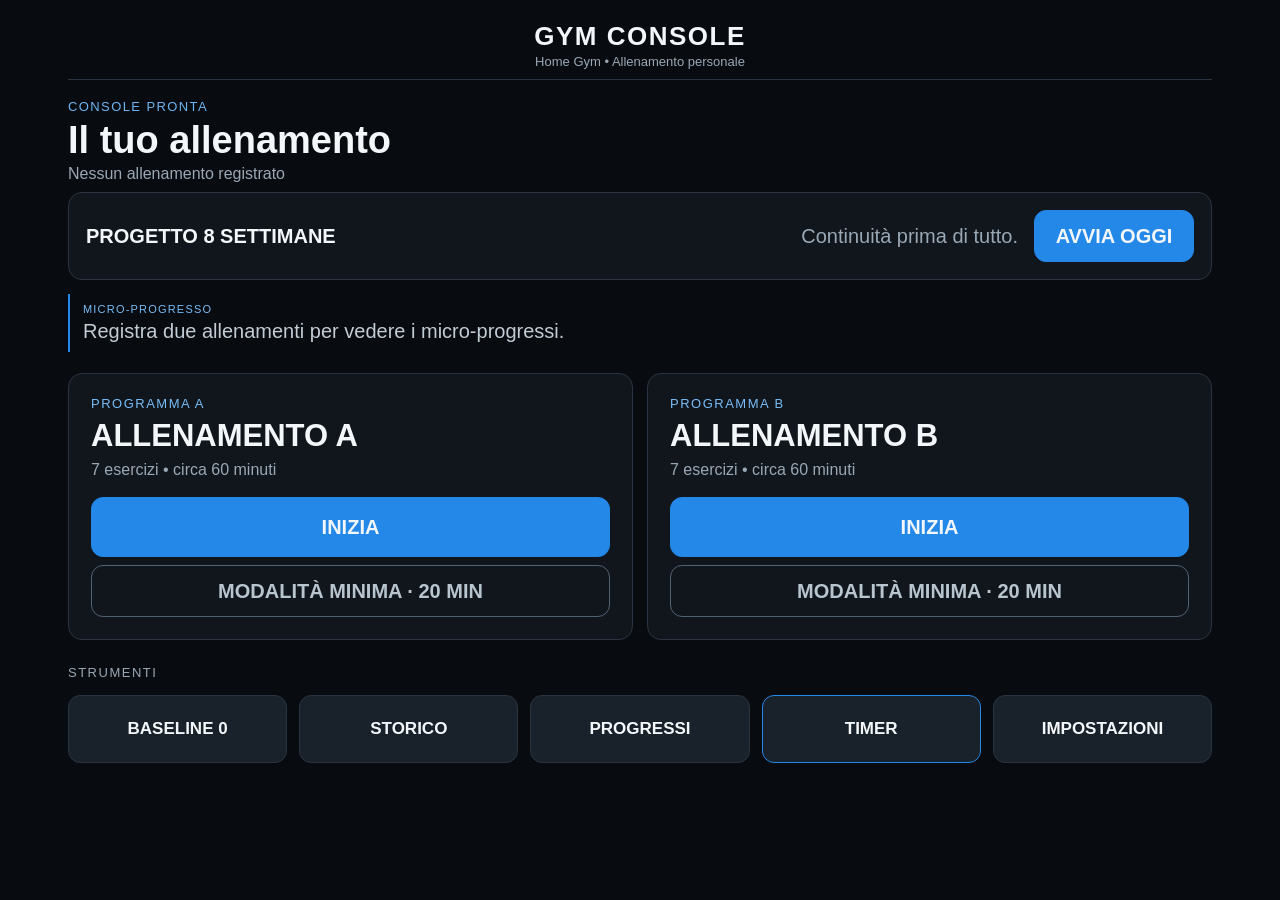
<file: index.html>
<!doctype html>
<html lang="it">
<head>
  <meta charset="utf-8">
  <meta name="viewport" content="width=device-width,initial-scale=1,maximum-scale=1,user-scalable=no">
  <meta name="apple-mobile-web-app-capable" content="yes">
  <meta name="apple-mobile-web-app-status-bar-style" content="black">
  <meta name="theme-color" content="#080b0f">
  <title>Gym Console</title>
  <link rel="apple-touch-icon" href="icons/icon-180.png">
  <link rel="manifest" href="manifest.json">
  <link rel="stylesheet" href="css/style.css">
</head>
<body>
  <div id="app">
    <header class="app-header"><button id="backButton" class="back hidden" type="button">‹ INDIETRO</button><div class="brand-block"><h1 id="title">GYM CONSOLE</h1><div id="appSubtitle" class="app-subtitle">Home Gym • Allenamento personale</div></div></header>
    <main id="view" aria-live="polite"></main>
  </div>
  <div id="flash" class="flash hidden">RECUPERO FINITO</div>
  <script src="js/workouts.js"></script>
  <script src="js/storage.js"></script>
  <script src="js/timer.js"></script>
  <script src="js/app.js"></script>
</body>
</html>
</file>
<file: css/style.css>
:root{--bg:#080b0f;--surface:#11161d;--surface-2:#19212b;--border:#2a3440;--text:#f4f7fa;--text-muted:#9aa8b5;--accent:#2388e8;--accent-dark:#1768b5;--success:#24a66a;--warning:#e8ad32;--danger:#c94b55}
*{-webkit-box-sizing:border-box;box-sizing:border-box}
html,body{margin:0;min-height:100%;background:#080b0f;background:var(--bg);color:#f4f7fa;color:var(--text);font-family:-apple-system,BlinkMacSystemFont,"Helvetica Neue",Arial,sans-serif;-webkit-text-size-adjust:100%}
body{font-size:20px}button,input,select,textarea{font:inherit}button{-webkit-appearance:none;border:1px solid #2a3440;border-color:var(--border);border-radius:12px;background:#19212b;background:var(--surface-2);color:#f4f7fa;color:var(--text);min-height:52px;padding:10px 17px;font-weight:700;cursor:pointer;-webkit-transition:background-color .16s ease,border-color .16s ease;transition:background-color .16s ease,border-color .16s ease}button:active{background:#253241;border-color:#4b5c6d}.primary,.accent{background:#2388e8!important;background:var(--accent)!important;border-color:#2388e8!important}.primary:active,.accent:active{background:#1768b5!important;background:var(--accent-dark)!important}.danger{background:#c94b55;background:var(--danger);border-color:#c94b55}.muted{color:#9aa8b5;color:var(--text-muted)}.hidden{display:none!important}.small{font-size:16px}
#app{max-width:1180px;margin:0 auto;padding:12px 18px 22px}.app-header{height:68px;display:-webkit-box;display:flex;-webkit-box-align:center;align-items:center;border-bottom:1px solid #2a3440;border-color:var(--border);margin-bottom:14px;position:relative}.brand-block{text-align:center;margin:0 auto}.app-header h1{font-size:26px;line-height:1.1;margin:0;letter-spacing:1.5px}.app-subtitle{font-size:13px;color:#9aa8b5;color:var(--text-muted);margin-top:4px}.back{position:absolute;left:0;z-index:2;min-height:48px;font-size:16px;padding:8px 12px}.screen-title{font-size:34px;margin:6px 0 18px}.section-label{font-size:13px;letter-spacing:1.5px;text-transform:uppercase;color:#9aa8b5;color:var(--text-muted);margin:18px 0 9px}
.card{background:#11161d;background:var(--surface);border:1px solid #2a3440;border-color:var(--border);border-radius:14px;padding:17px;margin-bottom:12px}.card h2,.card h3{margin-top:0}.grid{display:-webkit-box;display:flex;-webkit-flex-wrap:wrap;flex-wrap:wrap;margin:-6px}.grid>*{margin:6px}.hint{border-left:4px solid #e8ad32;border-color:var(--warning);padding-left:11px;color:#f0c66d}.status{padding:11px 14px;border:1px solid #2a3440;border-color:var(--border);border-radius:10px;background:#19212b;background:var(--surface-2);margin-bottom:12px}

/* Home */
.home-hero{padding:5px 0 9px}.home-kicker{font-size:13px;letter-spacing:1.4px;color:#6eb5f5;text-transform:uppercase}.home-hero h2{font-size:38px;margin:5px 0 3px}.last-workout{font-size:16px;color:#9aa8b5;color:var(--text-muted)}.workout-cards{display:-webkit-box;display:flex;margin:0 -7px}.workout-card{width:50%;margin:7px;padding:22px;min-height:196px;display:-webkit-box;display:flex;-webkit-box-orient:vertical;-webkit-box-direction:normal;flex-direction:column}.workout-letter{font-size:13px;color:#78bdf8;letter-spacing:1.5px}.workout-card h3{font-size:31px;margin:7px 0}.workout-meta{color:#9aa8b5;color:var(--text-muted);font-size:16px;margin-bottom:18px}.workout-card .start-workout{margin-top:auto;width:100%;font-size:20px;min-height:60px}.secondary-menu{display:-webkit-box;display:flex;margin:0 -6px}.secondary-menu button{width:25%;margin:6px;min-height:68px;font-size:17px}.secondary-menu .timer-menu{border-color:#2388e8;border-color:var(--accent)}.resume-card{border-color:#24a66a;border-color:var(--success);display:-webkit-box;display:flex;-webkit-box-align:center;align-items:center}.resume-info{-webkit-box-flex:1;flex:1}.resume-card .actions{margin:0}.resume-card .actions button{min-width:160px}.update-banner{background:#e8ad32;background:var(--warning);color:#080b0f;padding:12px;text-align:center;font-weight:bold;border-radius:10px;margin-bottom:12px}.update-banner button{margin-left:12px;min-height:46px;background:#080b0f}

/* Riepilogo */
.overview{list-style:none;margin:0;padding:0;display:-webkit-box;display:flex;-webkit-flex-wrap:wrap;flex-wrap:wrap}.overview li{width:calc(50% - 10px);margin:5px;padding:12px 14px;border:1px solid #2a3440;border-color:var(--border);border-radius:10px;background:#19212b;background:var(--surface-2)}.overview-number{display:inline-block;color:#2388e8;color:var(--accent);width:28px}.overview-muscles{display:block;margin-left:31px;font-size:13px;color:#9aa8b5;color:var(--text-muted)}.priority-badge{display:inline-block;margin-left:6px;padding:2px 6px;border:1px solid #2388e8;border-color:var(--accent);border-radius:5px;color:#78bdf8;font-size:10px;letter-spacing:.7px}.accessory-preview{margin-top:10px;color:#c4ced7}.secondary-muscle{opacity:.68}

/* Allenamento */
.workout-top{display:-webkit-box;display:flex;-webkit-box-align:center;align-items:center;margin-bottom:11px}.workout-top-info{-webkit-box-flex:1;flex:1}.exercise-count{font-size:14px;letter-spacing:1px;color:#9aa8b5;color:var(--text-muted)}.progress-track{height:8px;background:#19212b;background:var(--surface-2);border-radius:5px;overflow:hidden;margin-top:7px}.progress-track i{display:block;height:100%;background:#2388e8;background:var(--accent)}.workout-layout{display:-webkit-box;display:flex;margin:0 -7px}.exercise-main{width:63%;margin:7px}.set-console{width:37%;margin:7px}.exercise-main,.set-console{background:#11161d;background:var(--surface);border:1px solid #2a3440;border-color:var(--border);border-radius:14px;padding:17px}.exercise-name{font-size:38px;line-height:1.05;margin:0 0 11px}.exercise-visual{position:relative;height:215px;border:1px solid #2a3440;border-color:var(--border);border-radius:12px;background:#0c1117;overflow:hidden;display:-webkit-box;display:flex;-webkit-box-align:center;align-items:center;-webkit-box-pack:center;justify-content:center}.exercise-visual img{display:block;max-width:100%;max-height:100%;position:relative;z-index:2}.visual-placeholder{text-align:center;color:#657687;font-size:15px}.placeholder-mark{display:block;font-size:45px;color:#2388e8;color:var(--accent);margin-bottom:7px}.technique{font-size:17px;color:#c2ccd5;margin:13px 0 10px}.exercise-specs{font-size:15px;color:#9aa8b5;color:var(--text-muted)}.exercise-specs span{display:inline-block;margin-right:17px}.guide-button{margin-top:13px;width:100%;background:transparent;border-color:#2388e8;border-color:var(--accent);color:#78bdf8}.last-performance{margin-top:11px;padding:10px 12px;border-radius:9px;background:#19212b;background:var(--surface-2);font-size:15px;color:#b8c4ce}
.current-set-label{font-size:13px;letter-spacing:1.5px;color:#9aa8b5;color:var(--text-muted)}.current-set-number{font-size:34px;margin:4px 0 14px}.set-progress{display:-webkit-box;display:flex;margin-bottom:13px}.set-chip{width:34px;height:34px;min-height:34px;border-radius:17px;padding:0;margin-right:7px;font-size:14px}.set-chip.done{background:#24a66a;background:var(--success);border-color:#24a66a}.set-chip.current{border-color:#2388e8;border-color:var(--accent);color:#78bdf8}.console-field{margin-bottom:12px}.console-field label,.field label{display:block;font-size:13px;letter-spacing:1px;color:#9aa8b5;color:var(--text-muted);margin-bottom:5px}.console-field input,.console-field select{width:100%}.set-console input,.set-console select,input,select,textarea{background:#080b0f;background:var(--bg);color:#f4f7fa;color:var(--text);border:1px solid #536476;border-radius:10px;min-height:54px;padding:8px 11px}input[type=number]{width:100%}select{min-width:160px}.reps-input{font-size:32px;text-align:center;height:68px}.complete{width:100%;min-height:78px!important;font-size:23px;background:#24a66a!important;background:var(--success)!important;border-color:#24a66a!important}.console-actions{display:-webkit-box;display:flex;margin:6px -4px}.console-actions button{width:50%;margin:4px;padding:8px;font-size:14px}.notes-compact{margin-top:10px}.notes-compact summary{color:#9aa8b5;color:var(--text-muted);font-size:15px;padding:8px 0}.notes-compact textarea{width:100%;min-height:70px}.workout-nav{display:-webkit-box;display:flex;margin:7px -5px}.workout-nav button{margin:5px}.workout-nav .prev-next{-webkit-box-flex:1;flex:1}.workout-nav .skip-exercise{color:#e8ad32;color:var(--warning)}.finish-workout{width:100%;min-height:48px;background:transparent;color:#d76b74;border-color:#6b3036;font-size:14px}

/* Guida */
.guide-overlay{position:fixed;z-index:20;left:0;top:0;width:100%;height:100%;background:rgba(0,0,0,.88);padding:22px;overflow:auto}.guide-panel{max-width:960px;min-height:calc(100% - 20px);margin:0 auto;background:#11161d;background:var(--surface);border:1px solid #2a3440;border-color:var(--border);border-radius:16px;padding:20px;position:relative}.guide-close{position:absolute;right:16px;top:16px;min-height:48px}.guide-panel h2{font-size:36px;margin:4px 70px 16px 0}.guide-content{display:-webkit-box;display:flex;margin:0 -8px}.guide-media,.guide-text{width:50%;margin:8px}.guide-media .exercise-visual{height:330px}.guide-section{border-top:1px solid #2a3440;border-color:var(--border);padding-top:11px;margin-top:11px}.guide-section h3{font-size:14px;letter-spacing:1.3px;color:#78bdf8;text-transform:uppercase;margin:0 0 7px}.cue-list{margin:0;padding-left:23px}.cue-list li{margin:6px 0}.guide-muscles span{display:inline-block;padding:5px 9px;margin:3px;border-radius:8px;background:#19212b;background:var(--surface-2);font-size:15px}.muscle-image{display:block;max-width:100%;max-height:180px;margin:12px auto 0;border-radius:10px}

/* Timer */
.timer-box{text-align:center;max-width:850px;margin:0 auto}.timer-status{font-size:13px;letter-spacing:2px;color:#78bdf8}.countdown{font-size:150px;font-weight:700;line-height:1;margin:8px 0;font-variant-numeric:tabular-nums}.countdown.urgent{color:#e8ad32;color:var(--warning)}.timer-progress{height:16px;background:#19212b;background:var(--surface-2);border-radius:8px;overflow:hidden;margin:14px 0}.timer-progress i{display:block;height:100%;width:0;background:#2388e8;background:var(--accent)}.elapsed{font-size:17px;color:#9aa8b5;color:var(--text-muted);margin-bottom:13px}.timer-presets{display:-webkit-box;display:flex;-webkit-box-pack:center;justify-content:center;margin:0 -4px 11px}.timer-presets button{margin:4px;min-height:48px;min-width:100px}.timer-active-actions{display:-webkit-box;display:flex;margin:0 -5px}.timer-active-actions button{width:33.333%;margin:5px;min-height:64px;font-size:19px}.timer-secondary{display:-webkit-box;display:flex;margin:0 -5px}.timer-secondary button{width:50%;margin:5px;background:transparent}

/* Storico, progressi, impostazioni */
.history-item{width:100%;text-align:left;margin-bottom:8px;padding:13px 16px;display:-webkit-box;display:flex;-webkit-box-align:center;align-items:center;background:#11161d;background:var(--surface)}.history-date{width:82px;color:#78bdf8;font-weight:bold;line-height:1.05}.history-main{-webkit-box-flex:1;flex:1}.history-main strong{display:block;font-size:20px}.history-meta{font-size:14px;color:#9aa8b5;color:var(--text-muted)}.completed-label{color:#24a66a;color:var(--success);font-size:14px}.progress-cards{display:-webkit-box;display:flex;-webkit-flex-wrap:wrap;flex-wrap:wrap;margin:-6px}.progress-card{width:calc(50% - 12px);margin:6px}.progress-card h3{font-size:21px;margin:0 0 10px}.performance-row{display:-webkit-box;display:flex;border-top:1px solid #2a3440;border-color:var(--border);padding:9px 0}.performance-row span{width:42%;color:#9aa8b5;color:var(--text-muted)}.settings-section{margin-bottom:13px}.settings-section-title{font-size:14px;letter-spacing:1.3px;color:#78bdf8;text-transform:uppercase;margin-bottom:7px}.field{display:inline-block;vertical-align:top;margin:5px 12px 8px 0}.actions{display:-webkit-box;display:flex;-webkit-flex-wrap:wrap;flex-wrap:wrap;margin:8px -5px}.actions button{margin:5px;-webkit-box-flex:1;flex:1;min-width:160px}.version{font-family:monospace;color:#78bdf8}.flash{position:fixed;z-index:30;left:0;top:0;width:100%;height:100%;background:#e8ad32;background:var(--warning);color:#080b0f;display:-webkit-box;display:flex;-webkit-box-align:center;align-items:center;-webkit-box-pack:center;justify-content:center;text-align:center;font-size:68px;font-weight:bold;-webkit-animation:pulse .5s alternate 6;animation:pulse .5s alternate 6}@-webkit-keyframes pulse{from{background:#e8ad32}to{background:#fff}}@keyframes pulse{from{background:#e8ad32}to{background:#fff}}

@media(max-width:800px){#app{padding:9px 12px}.workout-layout,.guide-content{display:block}.exercise-main,.set-console,.guide-media,.guide-text{width:auto}.exercise-visual{height:190px}.guide-media .exercise-visual{height:250px}.workout-cards{display:block}.workout-card{width:auto}.secondary-menu{-webkit-flex-wrap:wrap;flex-wrap:wrap}.secondary-menu button{width:calc(50% - 12px)}.overview li{width:100%}.countdown{font-size:105px}.progress-card{width:100%}}
@media(min-width:801px) and (max-height:800px){#app{padding-top:7px}.app-header{height:58px;margin-bottom:8px}.workout-top{margin-bottom:7px}.exercise-main,.set-console{padding:13px}.exercise-name{font-size:34px;margin-bottom:8px}.exercise-visual{height:158px}.technique{margin:9px 0 7px}.guide-button{margin-top:9px}.current-set-number{font-size:30px;margin-bottom:8px}.set-progress{margin-bottom:8px}.console-field{margin-bottom:8px}.reps-input{height:58px}.complete{min-height:66px!important}.console-actions button{min-height:48px}.notes-compact{margin-top:5px}.notes-compact summary{padding:5px 0}.workout-nav{margin-top:3px;margin-bottom:3px}.workout-nav button{min-height:48px}.finish-workout{min-height:40px}.last-performance{margin-top:7px}}
@media(max-width:520px){body{font-size:18px}.app-header h1{font-size:22px}.home-hero h2{font-size:30px}.exercise-name{font-size:31px}.back{font-size:0}.back:first-letter{font-size:28px}.timer-active-actions{-webkit-flex-wrap:wrap;flex-wrap:wrap}.timer-active-actions button{width:calc(50% - 10px)}.guide-overlay{padding:6px}.guide-panel{padding:14px}.guide-panel h2{font-size:29px}.flash{font-size:40px}}

/* La GIF è l'unico contenuto visibile nel riquadro dell'esercizio. */
.visual-placeholder{display:none!important}

/* Percorso 8 settimane, Baseline 0 e percezione della serie. */
.project-strip{display:-webkit-box;display:flex;margin:0 -5px 14px}.project-strip>div{-webkit-box-flex:1;flex:1;margin:5px;padding:12px;background:#11161d;border:1px solid #2a3440;border-radius:10px}.project-strip span,.micro-progress span{display:block;font-size:11px;letter-spacing:1.2px;color:#78bdf8;margin-bottom:5px}.project-strip b{font-size:23px}.project-start{display:-webkit-box;display:flex;-webkit-box-align:center;align-items:center;margin-bottom:14px}.project-start b{-webkit-box-flex:1;flex:1}.project-start span{color:#9aa8b5;margin-right:16px}.project-start button{min-width:160px}.micro-progress{border-left:2px solid #2388e8;padding:9px 13px;margin:0 0 14px;color:#c2ccd5}.minimum-start{width:100%;margin-top:8px;background:transparent;border-color:#526273;color:#b8c4ce}.effort-fields{display:-webkit-box;display:flex;margin:0 -4px}.effort-fields .console-field{width:50%;margin-left:4px;margin-right:4px}.effort-fields select{width:100%;min-height:48px}.baseline-lead{margin-bottom:13px;color:#c2ccd5}.baseline-grid{display:-webkit-box;display:flex;-webkit-flex-wrap:wrap;flex-wrap:wrap;margin:0 -6px 9px}.baseline-field{width:calc(25% - 12px);margin:6px;font-size:13px;letter-spacing:.5px;color:#9aa8b5}.baseline-field input{display:block;width:100%;margin-top:5px;min-height:49px}.baseline-form .complete{margin-top:5px}.baseline-detail>div{display:-webkit-box;display:flex;border-top:1px solid #2a3440;padding:10px 0}.baseline-detail>div:first-child{border-top:0}.baseline-detail span{-webkit-box-flex:1;flex:1;color:#9aa8b5}.baseline-item{display:-webkit-box;display:flex}
@media(max-width:800px){.project-strip{-webkit-flex-wrap:wrap;flex-wrap:wrap}.project-strip>div{min-width:calc(50% - 10px)}.baseline-field{width:calc(50% - 12px)}}
@media(max-width:520px){.project-start{display:block}.project-start span{display:block;margin:7px 0}.project-start button{width:100%}.effort-fields{display:block}.effort-fields .console-field{width:auto}.baseline-field{width:calc(100% - 12px)}}
.manual-rest{width:100%;margin-top:8px;background:transparent;border-color:#2388e8;color:#78bdf8}
</file>
